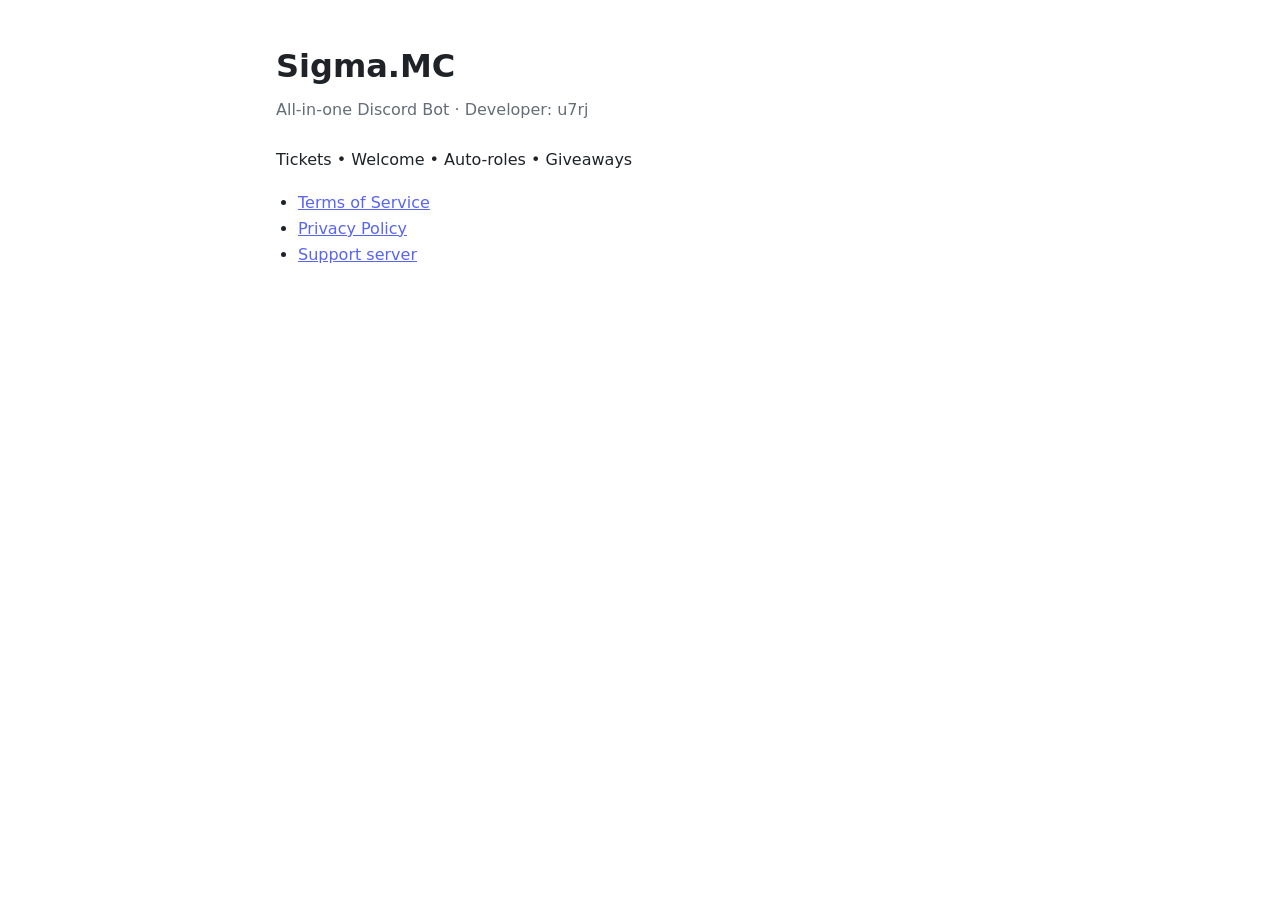
<file: index.html>
<!doctype html>
<html lang="en">
<head>
<meta charset="utf-8">
<meta name="viewport" content="width=device-width, initial-scale=1">
<title>Sigma.MC</title>
<link rel="stylesheet" href="style.css">
</head>
<body>
<main>
<h1>Sigma.MC</h1>
<p class="meta">All-in-one Discord Bot · Developer: u7rj</p>
<p>Tickets • Welcome • Auto-roles • Giveaways</p>
<ul>
<li><a href="terms.html">Terms of Service</a></li>
<li><a href="privacy.html">Privacy Policy</a></li>
<li><a href="https://discord.gg/rEtVyVh8Ng">Support server</a></li>
</ul>
</main>
</body>
</html>
</file>
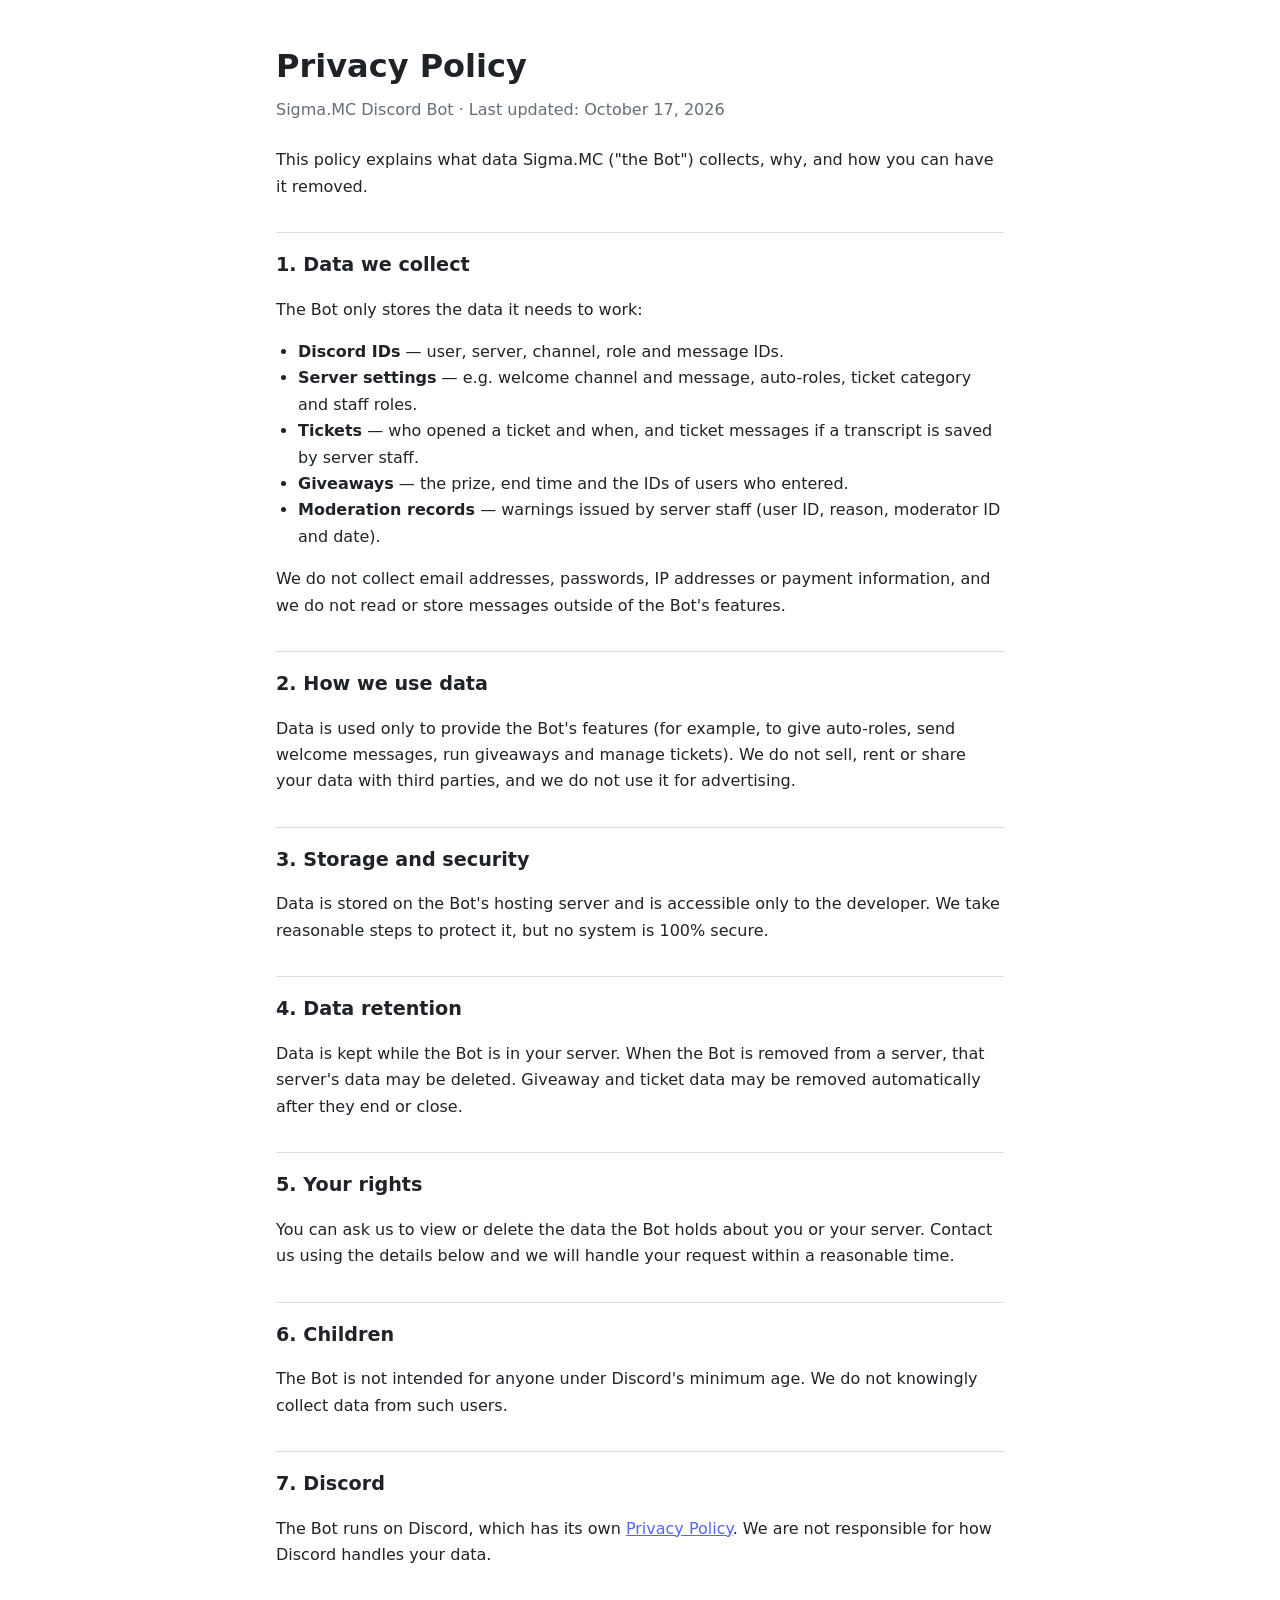
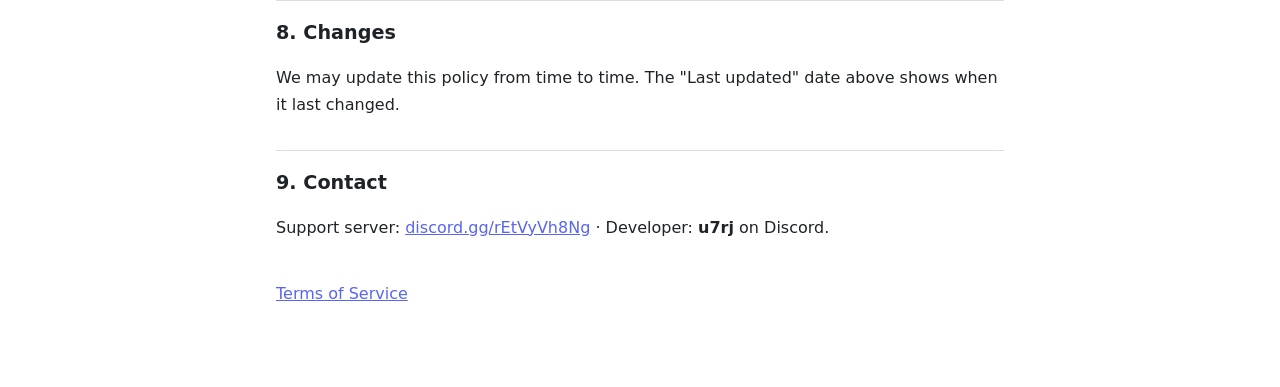
<file: privacy.html>
<!doctype html>
<html lang="en">
<head>
<meta charset="utf-8">
<meta name="viewport" content="width=device-width, initial-scale=1">
<title>Sigma.MC — Privacy Policy</title>
<link rel="stylesheet" href="style.css">
</head>
<body>
<main>
<h1>Privacy Policy</h1>
<p class="meta">Sigma.MC Discord Bot · Last updated: October 17, 2026</p>

<p>This policy explains what data Sigma.MC ("the Bot") collects, why, and how you can have it removed.</p>

<h2>1. Data we collect</h2>
<p>The Bot only stores the data it needs to work:</p>
<ul>
<li><strong>Discord IDs</strong> — user, server, channel, role and message IDs.</li>
<li><strong>Server settings</strong> — e.g. welcome channel and message, auto-roles, ticket category and staff roles.</li>
<li><strong>Tickets</strong> — who opened a ticket and when, and ticket messages if a transcript is saved by server staff.</li>
<li><strong>Giveaways</strong> — the prize, end time and the IDs of users who entered.</li>
<li><strong>Moderation records</strong> — warnings issued by server staff (user ID, reason, moderator ID and date).</li>
</ul>
<p>We do not collect email addresses, passwords, IP addresses or payment information, and we do not read or store messages outside of the Bot's features.</p>

<h2>2. How we use data</h2>
<p>Data is used only to provide the Bot's features (for example, to give auto-roles, send welcome messages, run giveaways and manage tickets). We do not sell, rent or share your data with third parties, and we do not use it for advertising.</p>

<h2>3. Storage and security</h2>
<p>Data is stored on the Bot's hosting server and is accessible only to the developer. We take reasonable steps to protect it, but no system is 100% secure.</p>

<h2>4. Data retention</h2>
<p>Data is kept while the Bot is in your server. When the Bot is removed from a server, that server's data may be deleted. Giveaway and ticket data may be removed automatically after they end or close.</p>

<h2>5. Your rights</h2>
<p>You can ask us to view or delete the data the Bot holds about you or your server. Contact us using the details below and we will handle your request within a reasonable time.</p>

<h2>6. Children</h2>
<p>The Bot is not intended for anyone under Discord's minimum age. We do not knowingly collect data from such users.</p>

<h2>7. Discord</h2>
<p>The Bot runs on Discord, which has its own <a href="https://discord.com/privacy">Privacy Policy</a>. We are not responsible for how Discord handles your data.</p>

<h2>8. Changes</h2>
<p>We may update this policy from time to time. The "Last updated" date above shows when it last changed.</p>

<h2>9. Contact</h2>
<p>Support server: <a href="https://discord.gg/rEtVyVh8Ng">discord.gg/rEtVyVh8Ng</a> · Developer: <strong>u7rj</strong> on Discord.</p>

<p class="links"><a href="terms.html">Terms of Service</a></p>
</main>
</body>
</html>
</file>
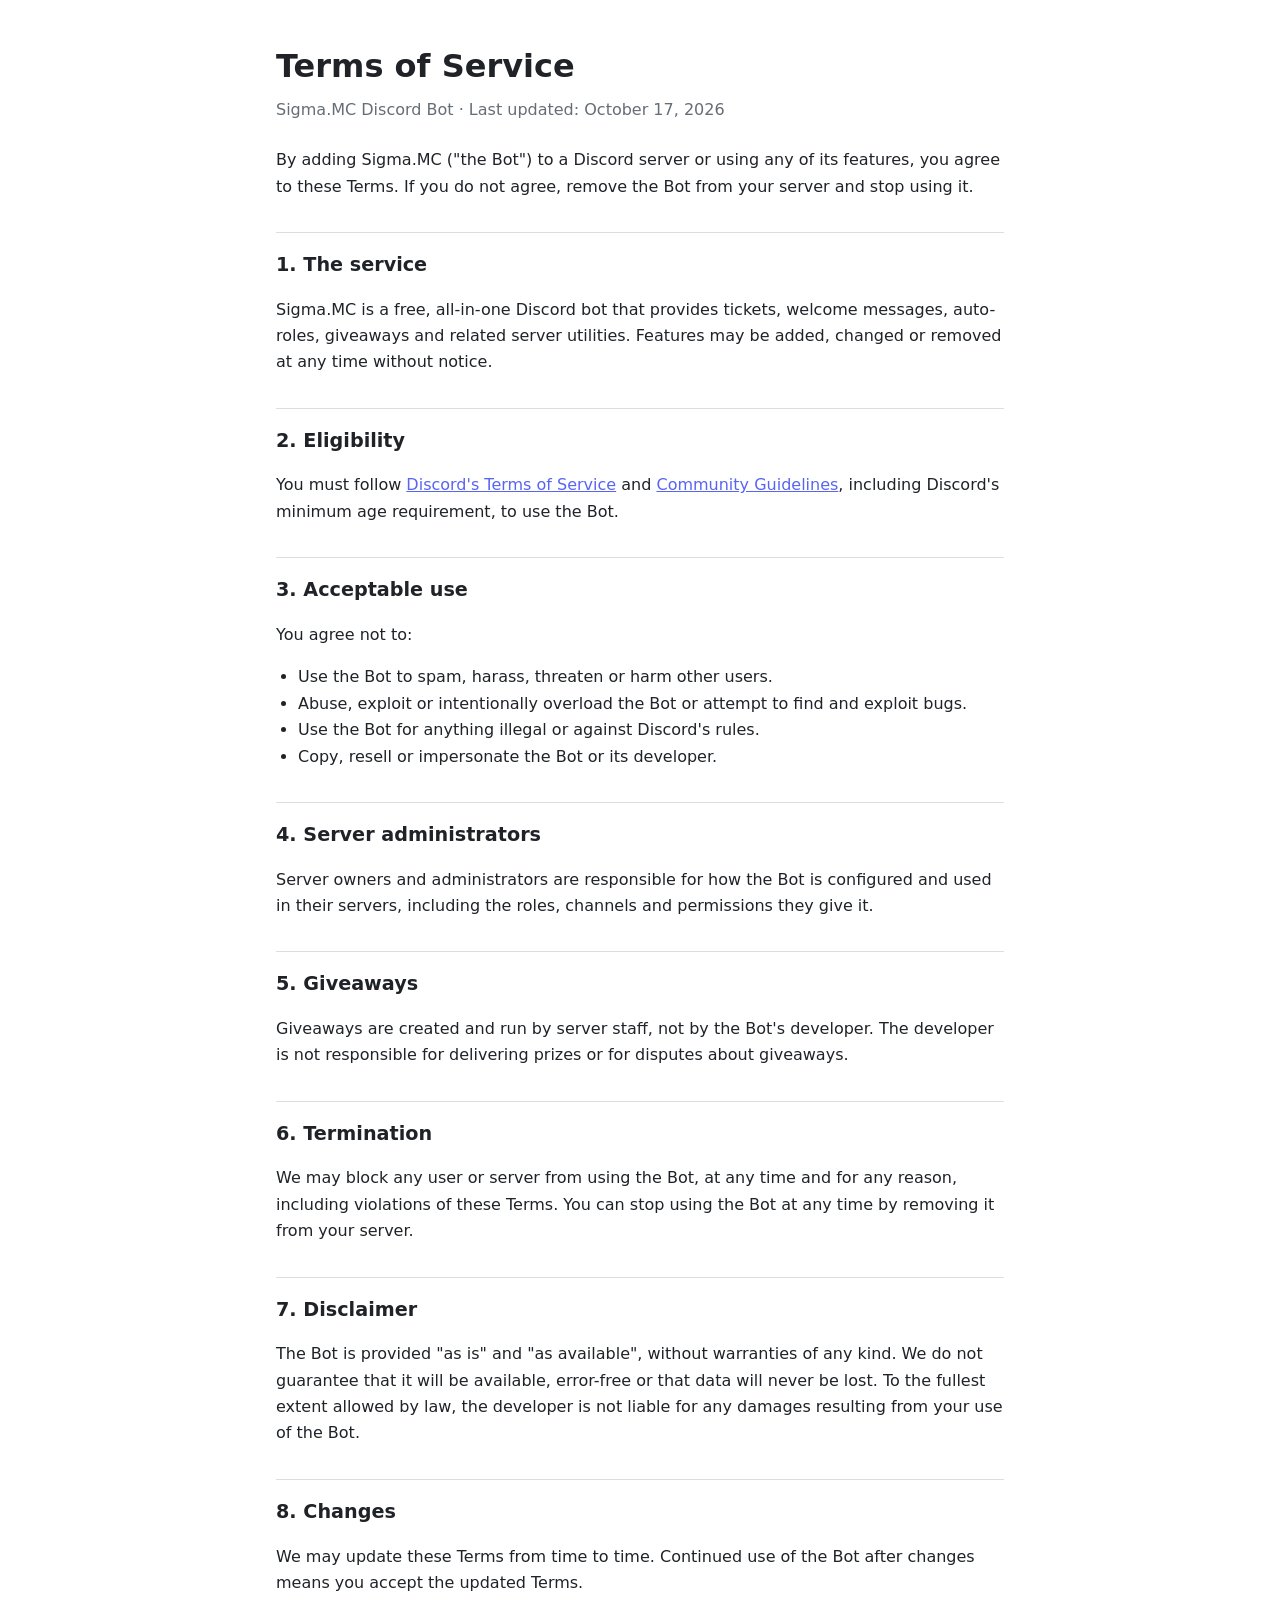
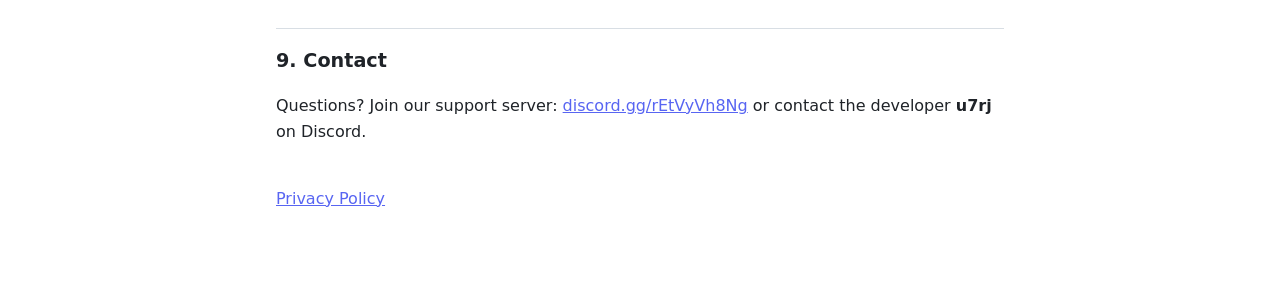
<file: terms.html>
<!doctype html>
<html lang="en">
<head>
<meta charset="utf-8">
<meta name="viewport" content="width=device-width, initial-scale=1">
<title>Sigma.MC — Terms of Service</title>
<link rel="stylesheet" href="style.css">
</head>
<body>
<main>
<h1>Terms of Service</h1>
<p class="meta">Sigma.MC Discord Bot · Last updated: October 17, 2026</p>

<p>By adding Sigma.MC ("the Bot") to a Discord server or using any of its features, you agree to these Terms. If you do not agree, remove the Bot from your server and stop using it.</p>

<h2>1. The service</h2>
<p>Sigma.MC is a free, all-in-one Discord bot that provides tickets, welcome messages, auto-roles, giveaways and related server utilities. Features may be added, changed or removed at any time without notice.</p>

<h2>2. Eligibility</h2>
<p>You must follow <a href="https://discord.com/terms">Discord's Terms of Service</a> and <a href="https://discord.com/guidelines">Community Guidelines</a>, including Discord's minimum age requirement, to use the Bot.</p>

<h2>3. Acceptable use</h2>
<p>You agree not to:</p>
<ul>
<li>Use the Bot to spam, harass, threaten or harm other users.</li>
<li>Abuse, exploit or intentionally overload the Bot or attempt to find and exploit bugs.</li>
<li>Use the Bot for anything illegal or against Discord's rules.</li>
<li>Copy, resell or impersonate the Bot or its developer.</li>
</ul>

<h2>4. Server administrators</h2>
<p>Server owners and administrators are responsible for how the Bot is configured and used in their servers, including the roles, channels and permissions they give it.</p>

<h2>5. Giveaways</h2>
<p>Giveaways are created and run by server staff, not by the Bot's developer. The developer is not responsible for delivering prizes or for disputes about giveaways.</p>

<h2>6. Termination</h2>
<p>We may block any user or server from using the Bot, at any time and for any reason, including violations of these Terms. You can stop using the Bot at any time by removing it from your server.</p>

<h2>7. Disclaimer</h2>
<p>The Bot is provided "as is" and "as available", without warranties of any kind. We do not guarantee that it will be available, error-free or that data will never be lost. To the fullest extent allowed by law, the developer is not liable for any damages resulting from your use of the Bot.</p>

<h2>8. Changes</h2>
<p>We may update these Terms from time to time. Continued use of the Bot after changes means you accept the updated Terms.</p>

<h2>9. Contact</h2>
<p>Questions? Join our support server: <a href="https://discord.gg/rEtVyVh8Ng">discord.gg/rEtVyVh8Ng</a> or contact the developer <strong>u7rj</strong> on Discord.</p>

<p class="links"><a href="privacy.html">Privacy Policy</a></p>
</main>
</body>
</html>
</file>
<file: style.css>
:root {
  --bg: #ffffff;
  --text: #1f2328;
  --muted: #656d76;
  --link: #5865f2;
  --line: #d8dee4;
}
@media (prefers-color-scheme: dark) {
  :root {
    --bg: #1e1f22;
    --text: #e6e7ea;
    --muted: #9a9ca3;
    --link: #8b93ff;
    --line: #3a3c42;
  }
}
* { box-sizing: border-box; }
body {
  margin: 0;
  background: var(--bg);
  color: var(--text);
  font: 16px/1.65 system-ui, -apple-system, "Segoe UI", Roboto, sans-serif;
}
main { max-width: 760px; margin: 0 auto; padding: 40px 16px 64px; }
h1 { margin: 0 0 4px; font-size: 2rem; }
h2 { margin: 32px 0 8px; font-size: 1.2rem; padding-top: 16px; border-top: 1px solid var(--line); }
.meta { color: var(--muted); margin: 0 0 24px; }
a { color: var(--link); }
ul { padding-left: 22px; }
.links { margin-top: 40px; }
</file>
